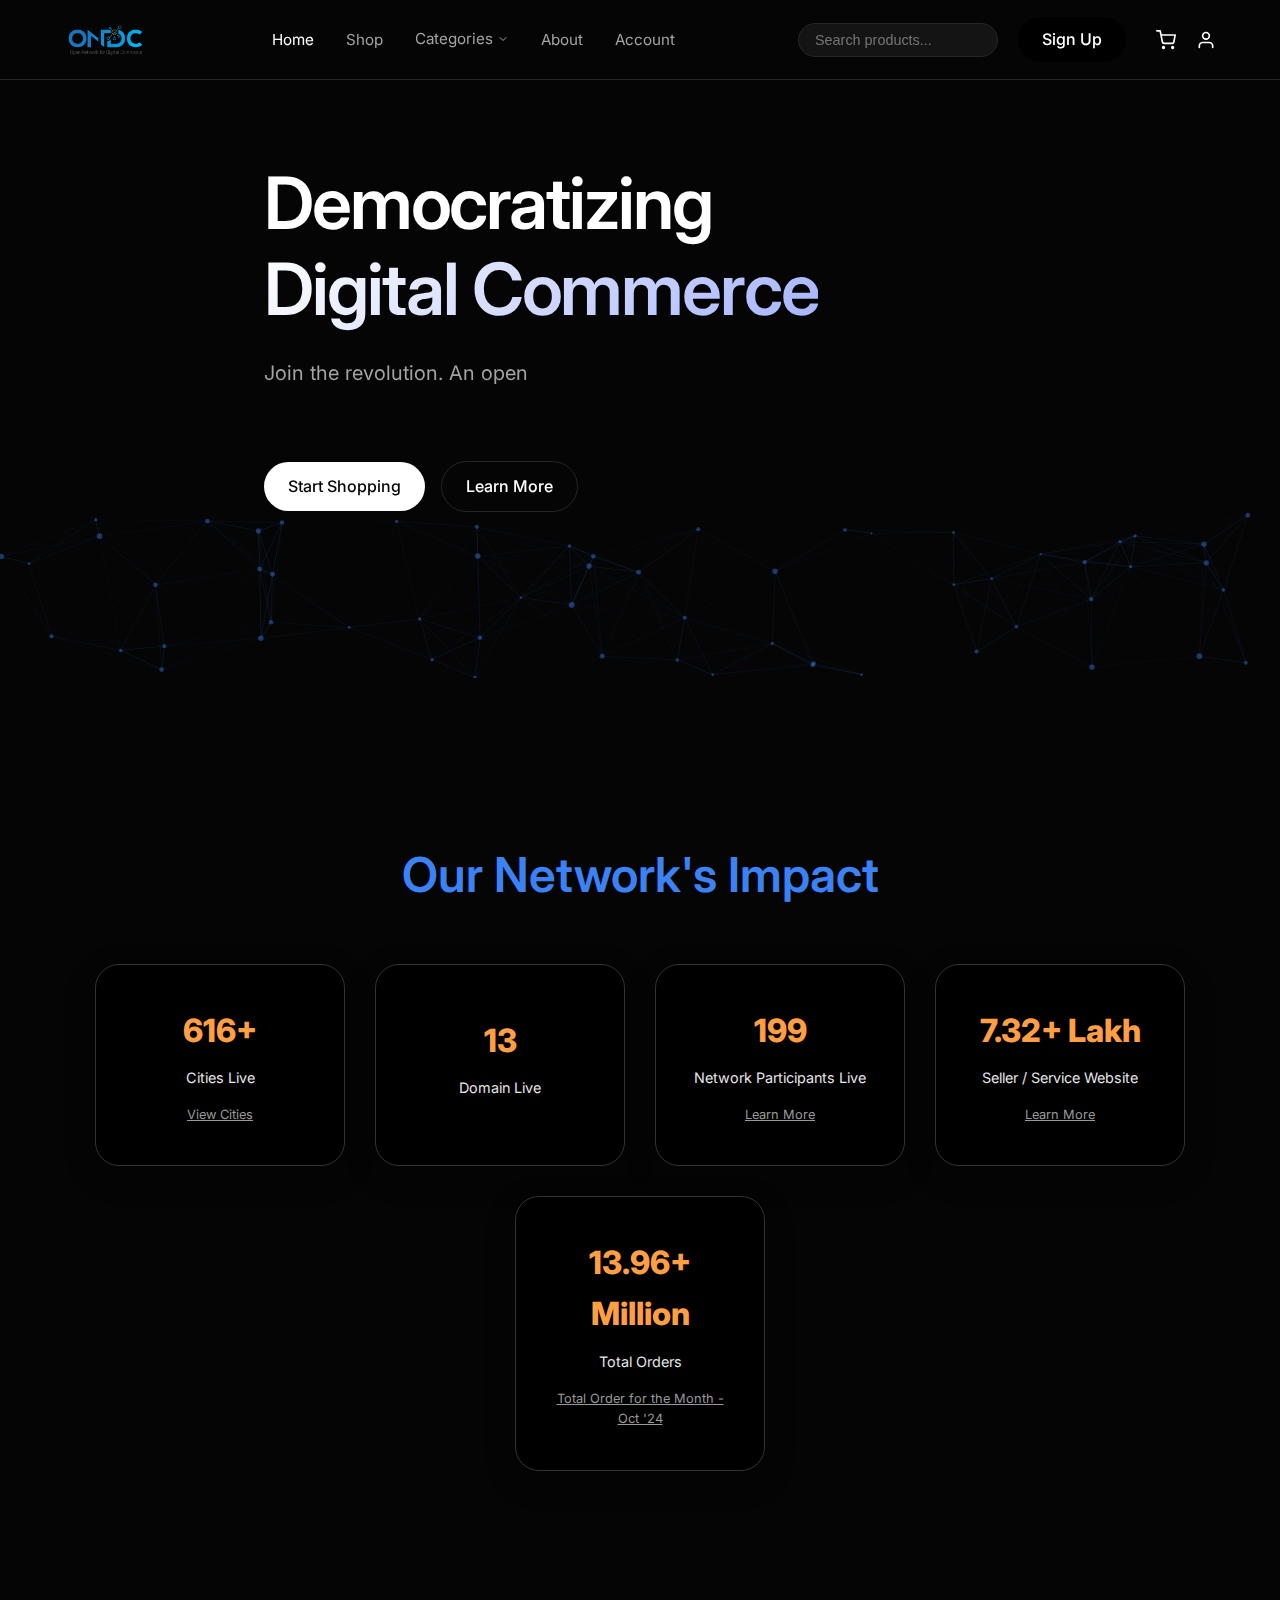
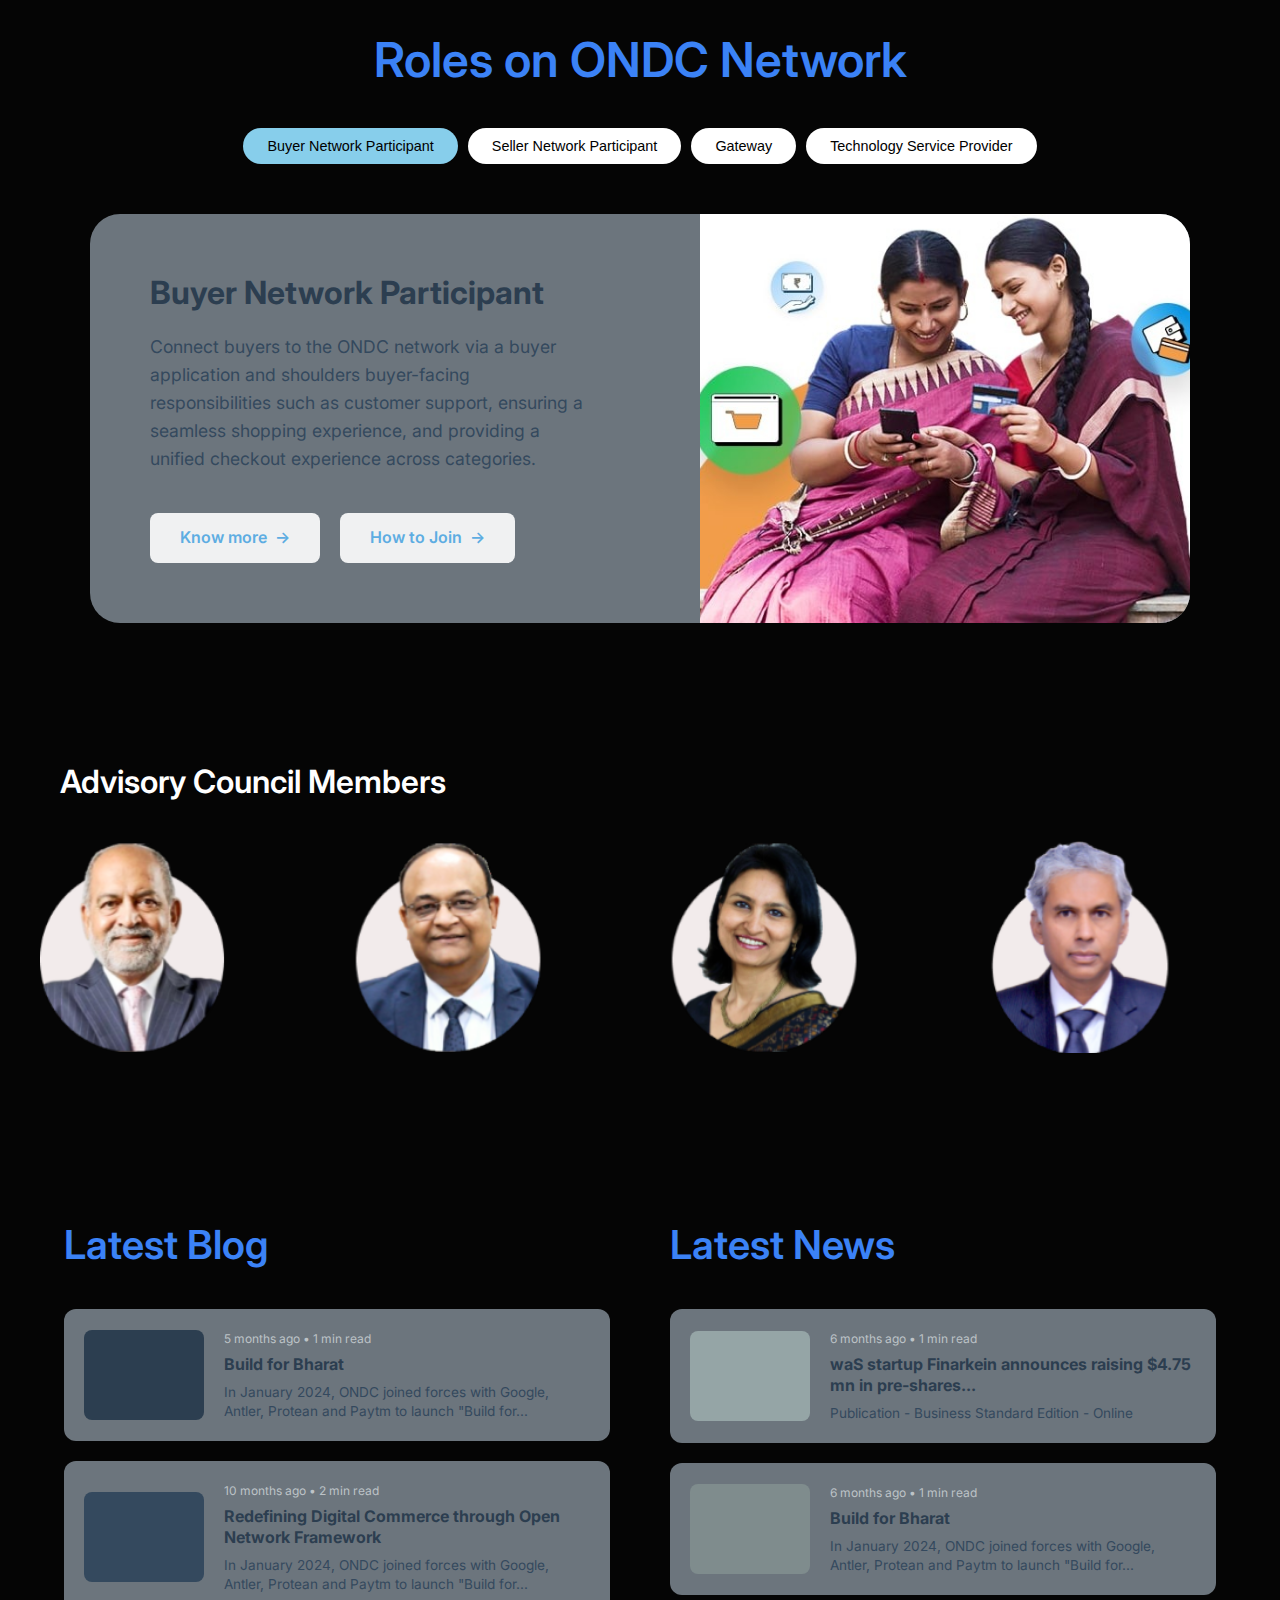
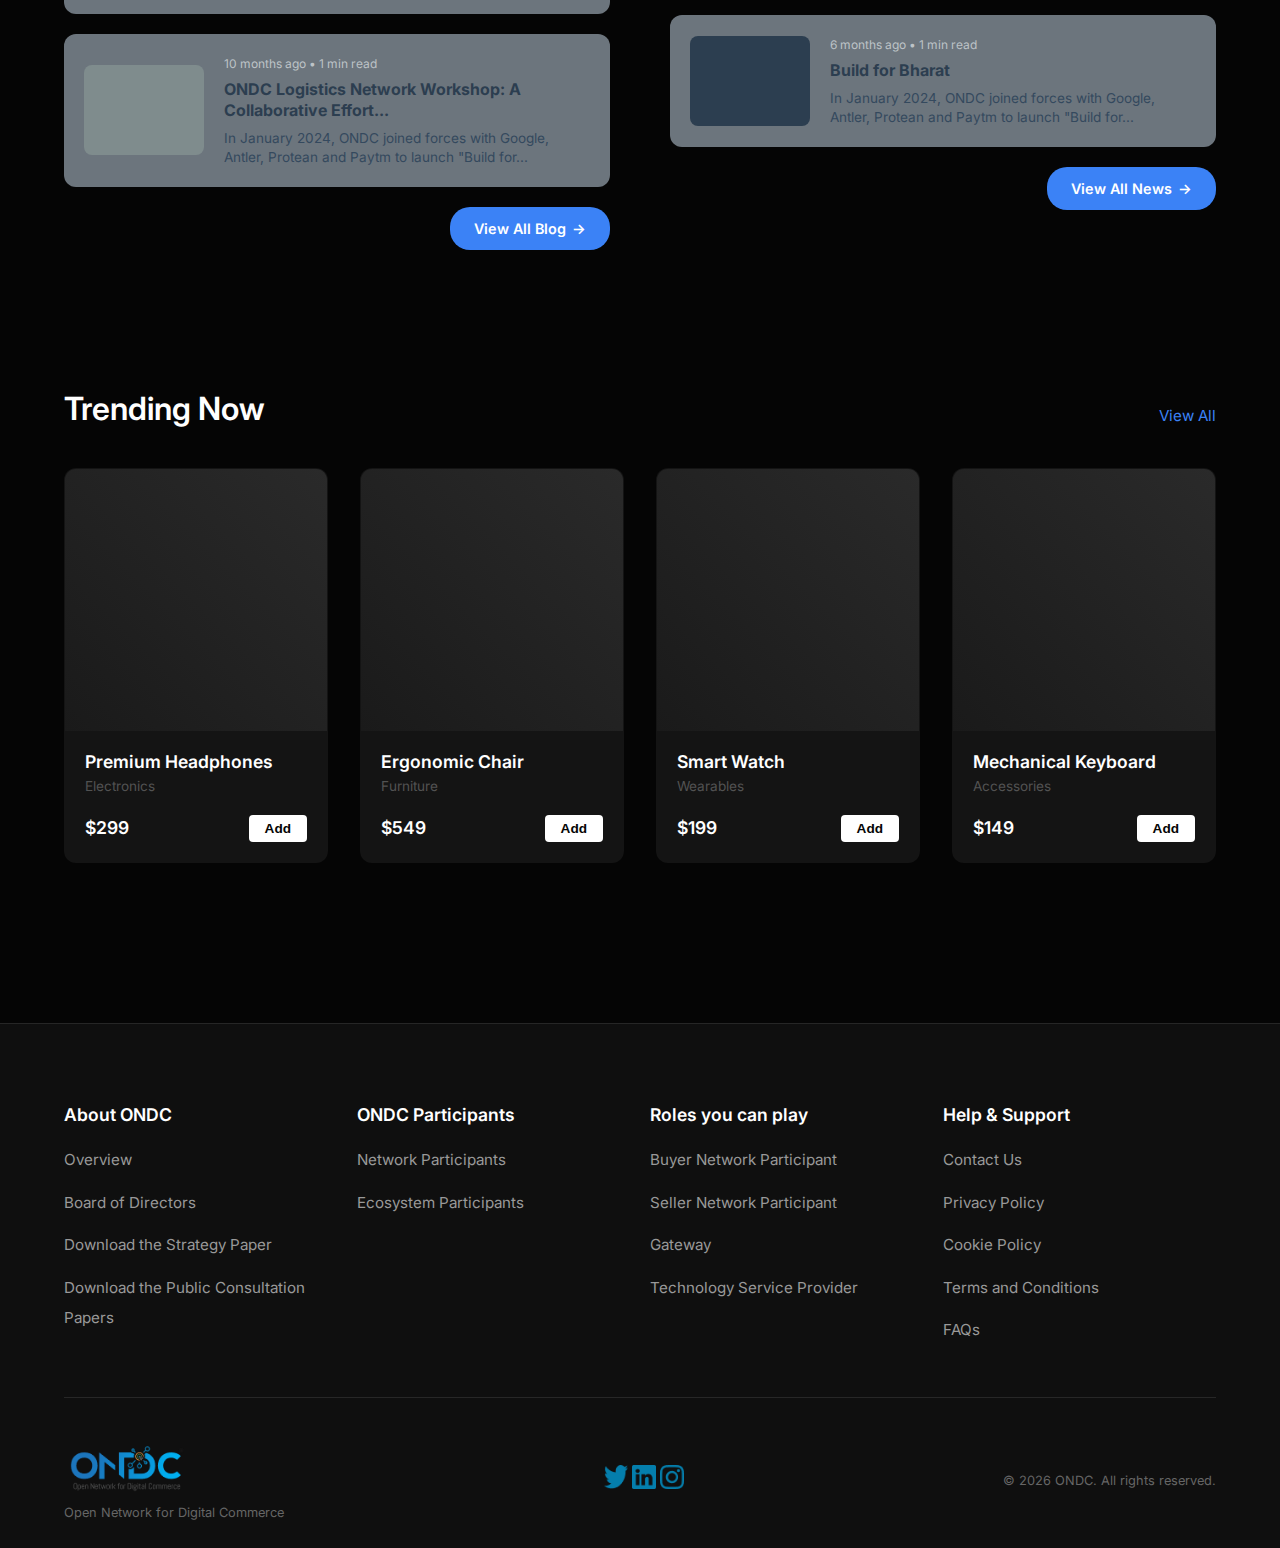
<file: ONDC/index.html>
<!DOCTYPE html>
<html lang="en">

<head>
    <meta charset="UTF-8">
    <meta name="viewport" content="width=device-width, initial-scale=1.0">
    <title>ONDC Network - Future of Digital Commerce</title>
    <link rel="stylesheet" href="styles.css">
    <link rel="preconnect" href="https://fonts.googleapis.com">
    <link rel="preconnect" href="https://fonts.gstatic.com" crossorigin>
    <link href="https://fonts.googleapis.com/css2?family=Inter:wght@300;400;500;600;700&display=swap" rel="stylesheet">
    <meta name="description" content="Experience the next generation of digital commerce with ONDC.">
</head>

<body class="blue-theme">
    <header class="site-header">
        <div class="container header-container">
            <div class="logo">
                <a href="#"><img src="logo.png" alt="ONDC Logo" style="height: 40px; vertical-align: middle;"></a>
            </div>
            <nav class="main-nav">
                <ul>
                    <li><a href="#" class="active">Home</a></li>
                    <li><a href="#">Shop</a></li>
                    <li class="dropdown-item">
                        <a href="#" class="dropdown-trigger">Categories <svg class="chevron"
                                xmlns="http://www.w3.org/2000/svg" width="12" height="12" viewBox="0 0 24 24"
                                fill="none" stroke="currentColor" stroke-width="2" stroke-linecap="round"
                                stroke-linejoin="round">
                                <path d="m6 9 6 6 6-6" />
                            </svg></a>
                        <ul class="dropdown-menu">
                            <li><a href="how-to-shop.html">How to Shop</a></li>
                            <li><a href="#">What to Buy</a></li>
                            <li><a href="#">Learn about ONDC</a></li>
                            <li><a href="#">Roles you can play</a></li>
                            <li><a href="#">How to join</a></li>
                            <li><a href="#">Resources</a></li>
                            <li><a href="#">Open Data</a></li>
                            <li><a href="#">Blog</a></li>
                            <li><a href="#">News</a></li>
                            <li><a href="#">FAQs</a></li>
                            <li><a href="#">RFQs/RFPs</a></li>
                            <li><a href="#">Contact Us</a></li>
                        </ul>
                    </li>
                    <li><a href="#">About</a></li>
                    <li><a href="#">Account</a></li>
                </ul>
            </nav>
            <div class="header-actions">
                <div class="search-bar">
                    <input type="text" placeholder="Search products...">
                </div>
                <a href="#" class="btn-hover-gradient" style="text-decoration: none; margin-right: 10px;"><span>Sign
                        Up</span></a>
                <button class="icon-btn" aria-label="Cart">
                    <svg xmlns="http://www.w3.org/2000/svg" width="20" height="20" viewBox="0 0 24 24" fill="none"
                        stroke="currentColor" stroke-width="2" stroke-linecap="round" stroke-linejoin="round">
                        <circle cx="9" cy="21" r="1"></circle>
                        <circle cx="20" cy="21" r="1"></circle>
                        <path d="M1 1h4l2.68 13.39a2 2 0 0 0 2 1.61h9.72a2 2 0 0 0 2-1.61L23 6H6"></path>
                    </svg>
                </button>
                <button class="icon-btn" aria-label="Profile">
                    <svg xmlns="http://www.w3.org/2000/svg" width="20" height="20" viewBox="0 0 24 24" fill="none"
                        stroke="currentColor" stroke-width="2" stroke-linecap="round" stroke-linejoin="round">
                        <path d="M20 21v-2a4 4 0 0 0-4-4H8a4 4 0 0 0-4 4v2"></path>
                        <circle cx="12" cy="7" r="4"></circle>
                    </svg>
                </button>
            </div>
        </div>
    </header>

    <main>
        <section class="hero-section">
            <div class="container hero-content">
                <h1>Democratizing <br><span class="gradient-text">Digital Commerce</span></h1>
                <p class="text-generate-effect">Join the revolution. An open network for all protocols, enabling local
                    retailers to compete with big tech.</p>
                <div class="hero-buttons">
                    <a href="#" class="btn btn-primary">Start Shopping</a>
                    <a href="#" class="btn btn-secondary">Learn More</a>
                </div>
            </div>
            <div class="hero-background">
                <canvas id="hero-canvas"></canvas>
            </div>
        </section>

        <!-- Impact Section -->
        <section class="impact-section">
            <div class="container">
                <h2 class="impact-title">Our Network's Impact</h2>
                <div class="stats-grid">
                    <div class="stat-card">
                        <div class="stat-number">616+</div>
                        <div class="stat-label">Cities Live</div>
                        <div class="stat-sub">View Cities</div>
                    </div>
                    <div class="stat-card">
                        <div class="stat-number">13</div>
                        <div class="stat-label">Domain Live</div>
                    </div>
                    <div class="stat-card">
                        <div class="stat-number">199</div>
                        <div class="stat-label">Network Participants Live</div>
                        <div class="stat-sub">Learn More</div>
                    </div>
                    <div class="stat-card">
                        <div class="stat-number">7.32+ Lakh</div>
                        <div class="stat-label">Seller / Service Website</div>
                        <div class="stat-sub">Learn More</div>
                    </div>
                    <div class="stat-card">
                        <div class="stat-number">13.96+ Million</div>
                        <div class="stat-label">Total Orders</div>
                        <div class="stat-sub">Total Order for the Month - Oct '24</div>
                    </div>
                </div>
            </div>
            <div class="impact-bg"></div>
        </section>

        <!-- Roles Section -->
        <section class="roles-section">
            <div class="container">
                <h2 class="roles-title">Roles on ONDC Network</h2>
                <div class="roles-nav">
                    <button class="role-tab active">Buyer Network Participant</button>
                    <button class="role-tab">Seller Network Participant</button>
                    <button class="role-tab">Gateway</button>
                    <button class="role-tab">Technology Service Provider</button>
                </div>
                <div class="roles-card">
                    <div class="roles-content">
                        <h3>Buyer Network Participant</h3>
                        <p>Connect buyers to the ONDC network via a buyer application and shoulders buyer-facing
                            responsibilities such as customer support, ensuring a seamless shopping experience, and
                            providing a unified checkout experience across categories.</p>
                        <div class="roles-buttons">
                            <a href="#" class="btn-role">Know more <span>&rarr;</span></a>
                            <a href="#" class="btn-role">How to Join <span>&rarr;</span></a>
                        </div>
                    </div>
                    <div class="roles-image">
                        <img src="roles-asset.jpg" alt="Buyer Network Participant">
                    </div>
                </div>
            </div>
        </section>

        <!-- Advisory Council Members Section -->
        <section class="members-section">
            <h2 class="members-title">Advisory Council Members</h2>
            <div class="members-container">
                <img src="members-asset.png" alt="Advisory Council Members" class="members-img">
            </div>
        </section>

        <!-- Blog and News Section -->
        <section class="updates-section">
            <div class="container">
                <div class="updates-grid">
                    <!-- Blog Column -->
                    <div class="updates-col">
                        <h2 class="section-title-blue">Latest Blog</h2>

                        <div class="update-card">
                            <div class="update-img" style="background-color: #2c3e50;"></div>
                            <div class="update-content">
                                <div class="update-meta">5 months ago • 1 min read</div>
                                <h4>Build for Bharat</h4>
                                <p>In January 2024, ONDC joined forces with Google, Antler, Protean and Paytm to launch
                                    "Build for...</p>
                            </div>
                        </div>

                        <div class="update-card">
                            <div class="update-img" style="background-color: #34495e;"></div>
                            <div class="update-content">
                                <div class="update-meta">10 months ago • 2 min read</div>
                                <h4>Redefining Digital Commerce through Open Network Framework</h4>
                                <p>In January 2024, ONDC joined forces with Google, Antler, Protean and Paytm to launch
                                    "Build for...</p>
                            </div>
                        </div>

                        <div class="update-card">
                            <div class="update-img" style="background-color: #7f8c8d;"></div>
                            <div class="update-content">
                                <div class="update-meta">10 months ago • 1 min read</div>
                                <h4>ONDC Logistics Network Workshop: A Collaborative Effort...</h4>
                                <p>In January 2024, ONDC joined forces with Google, Antler, Protean and Paytm to launch
                                    "Build for...</p>
                            </div>
                        </div>

                        <div class="view-all-container">
                            <a href="#" class="btn-view-all">View All Blog <span>&rarr;</span></a>
                        </div>
                    </div>

                    <!-- News Column -->
                    <div class="updates-col">
                        <h2 class="section-title-blue">Latest News</h2>

                        <div class="update-card">
                            <div class="update-img" style="background-color: #95a5a6;"></div>
                            <div class="update-content">
                                <div class="update-meta">6 months ago • 1 min read</div>
                                <h4>waS startup Finarkein announces raising $4.75 mn in pre-shares...</h4>
                                <p>Publication - Business Standard Edition - Online</p>
                            </div>
                        </div>

                        <div class="update-card">
                            <div class="update-img" style="background-color: #7f8c8d;"></div>
                            <div class="update-content">
                                <div class="update-meta">6 months ago • 1 min read</div>
                                <h4>Build for Bharat</h4>
                                <p>In January 2024, ONDC joined forces with Google, Antler, Protean and Paytm to launch
                                    "Build for...</p>
                            </div>
                        </div>

                        <div class="update-card">
                            <div class="update-img" style="background-color: #2c3e50;"></div>
                            <div class="update-content">
                                <div class="update-meta">6 months ago • 1 min read</div>
                                <h4>Build for Bharat</h4>
                                <p>In January 2024, ONDC joined forces with Google, Antler, Protean and Paytm to launch
                                    "Build for...</p>
                            </div>
                        </div>

                        <div class="view-all-container">
                            <a href="#" class="btn-view-all">View All News <span>&rarr;</span></a>
                        </div>
                    </div>
                </div>
            </div>
        </section>

        <section class="featured-section">
            <div class="container">
                <div class="section-header">
                    <h2>Trending Now</h2>
                    <a href="#" class="view-all">View All</a>
                </div>
                <div class="product-grid">
                    <!-- Placeholder Product 1 -->
                    <article class="product-card">
                        <div class="card-image">
                            <div class="placeholder-img" style="background: linear-gradient(45deg, #1a1a1a, #2a2a2a);">
                            </div>
                        </div>
                        <div class="card-content">
                            <h3>Premium Headphones</h3>
                            <p class="category">Electronics</p>
                            <div class="card-footer">
                                <span class="price">$299</span>
                                <button class="add-to-cart">Add</button>
                            </div>
                        </div>
                    </article>
                    <!-- Placeholder Product 2 -->
                    <article class="product-card">
                        <div class="card-image">
                            <div class="placeholder-img" style="background: linear-gradient(45deg, #1a1a1a, #2a2a2a);">
                            </div>
                        </div>
                        <div class="card-content">
                            <h3>Ergonomic Chair</h3>
                            <p class="category">Furniture</p>
                            <div class="card-footer">
                                <span class="price">$549</span>
                                <button class="add-to-cart">Add</button>
                            </div>
                        </div>
                    </article>
                    <!-- Placeholder Product 3 -->
                    <article class="product-card">
                        <div class="card-image">
                            <div class="placeholder-img" style="background: linear-gradient(45deg, #1a1a1a, #2a2a2a);">
                            </div>
                        </div>
                        <div class="card-content">
                            <h3>Smart Watch</h3>
                            <p class="category">Wearables</p>
                            <div class="card-footer">
                                <span class="price">$199</span>
                                <button class="add-to-cart">Add</button>
                            </div>
                        </div>
                    </article>
                    <!-- Placeholder Product 4 -->
                    <article class="product-card">
                        <div class="card-image">
                            <div class="placeholder-img" style="background: linear-gradient(45deg, #1a1a1a, #2a2a2a);">
                            </div>
                        </div>
                        <div class="card-content">
                            <h3>Mechanical Keyboard</h3>
                            <p class="category">Accessories</p>
                            <div class="card-footer">
                                <span class="price">$149</span>
                                <button class="add-to-cart">Add</button>
                            </div>
                        </div>
                    </article>
                </div>
            </div>
        </section>
    </main>

    <footer class="site-footer">
        <div class="container">
            <!-- Footer Links Grid -->
            <div class="footer-links-grid">
                <div class="footer-col">
                    <h4>About ONDC</h4>
                    <ul>
                        <li><a href="#">Overview</a></li>
                        <li><a href="#">Board of Directors</a></li>
                        <li><a href="#">Download the Strategy Paper</a></li>
                        <li><a href="#">Download the Public Consultation Papers</a></li>
                    </ul>
                </div>
                <div class="footer-col">
                    <h4>ONDC Participants</h4>
                    <ul>
                        <li><a href="#">Network Participants</a></li>
                        <li><a href="#">Ecosystem Participants</a></li>
                    </ul>
                </div>
                <div class="footer-col">
                    <h4>Roles you can play</h4>
                    <ul>
                        <li><a href="#">Buyer Network Participant</a></li>
                        <li><a href="#">Seller Network Participant</a></li>
                        <li><a href="#">Gateway</a></li>
                        <li><a href="#">Technology Service Provider</a></li>
                    </ul>
                </div>
                <div class="footer-col">
                    <h4>Help & Support</h4>
                    <ul>
                        <li><a href="#">Contact Us</a></li>
                        <li><a href="#">Privacy Policy</a></li>
                        <li><a href="#">Cookie Policy</a></li>
                        <li><a href="#">Terms and Conditions</a></li>
                        <li><a href="#">FAQs</a></li>
                    </ul>
                </div>
            </div>

            <!-- Footer Bottom Branding -->
            <div class="footer-bottom-bar">
                <div class="footer-logo">
                    <img src="logo.png" alt="ONDC Logo" style="height: 60px;">
                    <p>Open Network for Digital Commerce</p>
                </div>

                <div class="social-links">
                    <a href="#"><img src="social%20media/Twitter.png" alt="Twitter"></a>
                    <a href="#"><img src="social%20media/Linkedin.png" alt="LinkedIn"></a>
                    <a href="#"><img src="social%20media/Instagram.png" alt="Instagram"></a>
                </div>

                <p class="copyright">&copy; 2026 ONDC. All rights reserved.</p>
            </div>
        </div>
    </footer>
    <div id="signup-modal" class="modal">
        <div class="modal-content">
            <span class="close-btn">&times;</span>
            <h2 class="modal-title">Register Your Details</h2>
            <p class="modal-subtitle">Please provide following details to help the right ONDC participants to contact
                you</p>
            <form class="signup-form">
                <div class="input-group">
                    <input type="text" placeholder="Username" required>
                </div>
                <div class="input-group">
                    <input type="email" placeholder="Email" required>
                </div>
                <div class="input-group">
                    <input type="password" placeholder="Password" required>
                </div>
                <button type="submit" class="btn-hover-gradient"
                    style="width: 100%; border: none; cursor: pointer;"><span>Register</span></button>
            </form>
        </div>
    </div>
    <script src="script.js"></script>
</body>

</html>
</file>
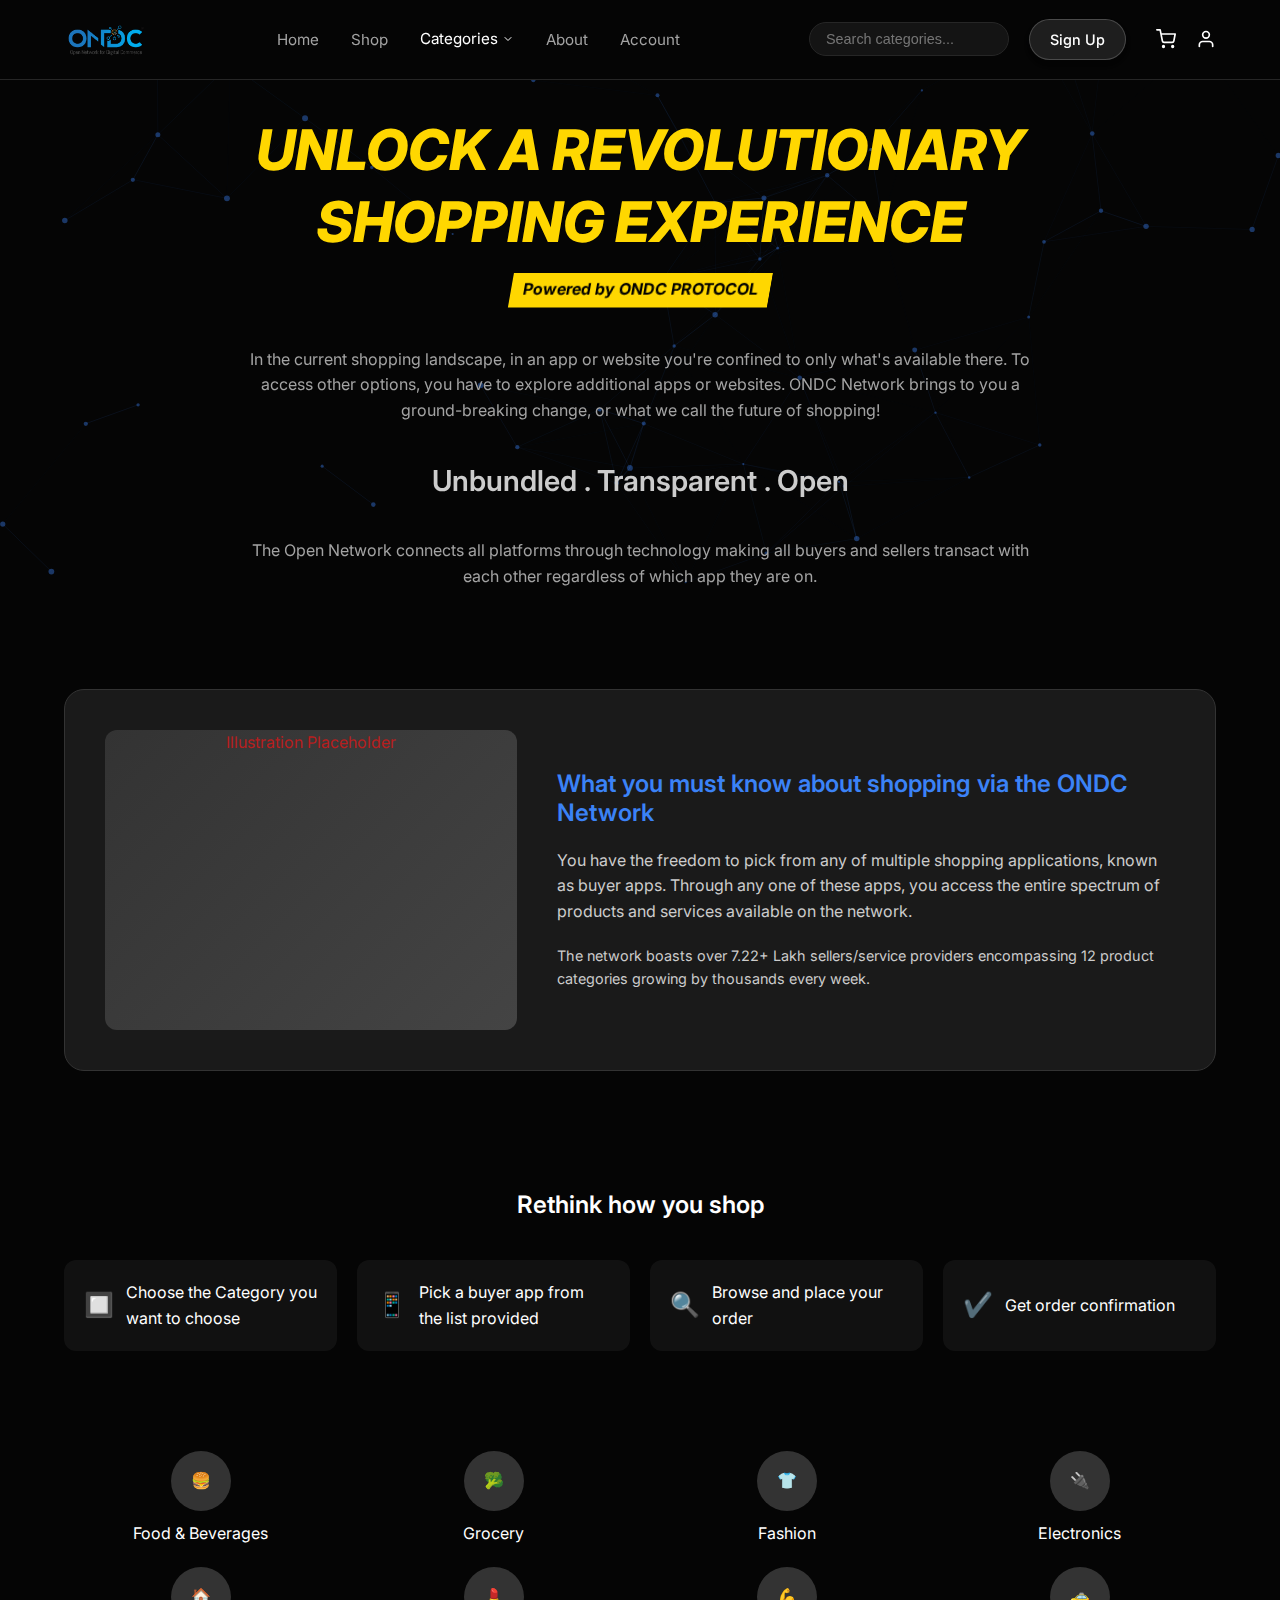
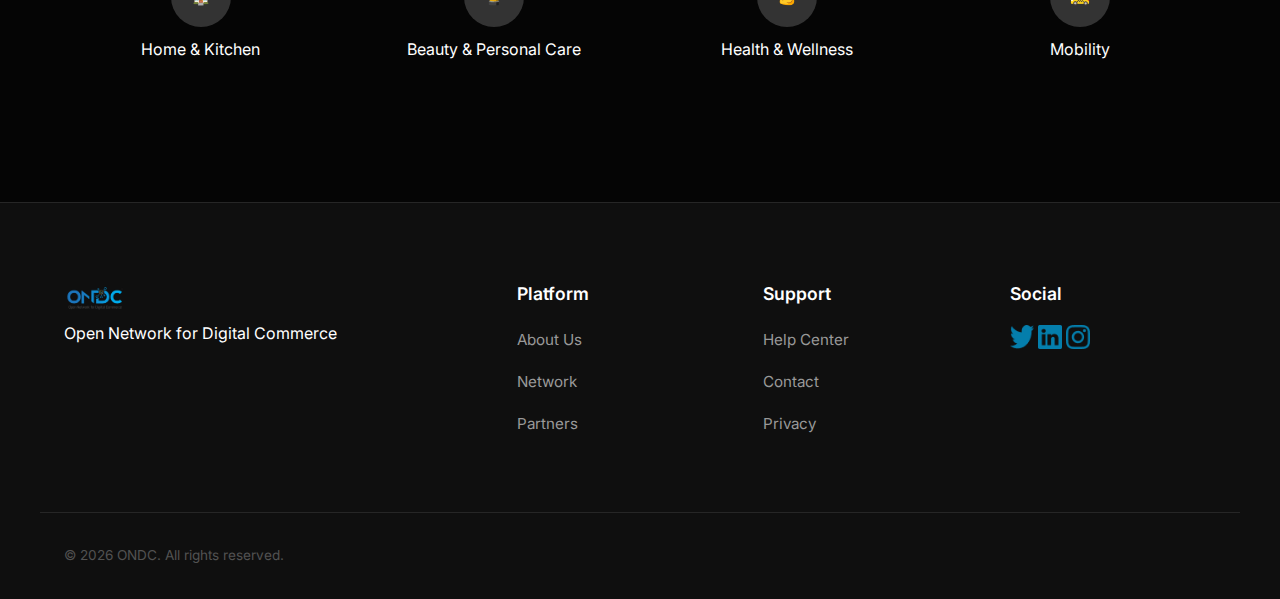
<file: ONDC/how-to-shop.html>
<!DOCTYPE html>
<html lang="en">

<head>
    <meta charset="UTF-8">
    <meta name="viewport" content="width=device-width, initial-scale=1.0">
    <title>How to Shop - ONDC Network</title>
    <link rel="stylesheet" href="styles.css">
    <link rel="preconnect" href="https://fonts.googleapis.com">
    <link rel="preconnect" href="https://fonts.gstatic.com" crossorigin>
    <link href="https://fonts.googleapis.com/css2?family=Inter:wght@300;400;500;600;700&display=swap" rel="stylesheet">
    <style>
        /* specific inline overrides or page specific styles can go here or in css file */
        .page-hero {
            text-align: center;
            padding-top: 120px;
            position: relative;
        }

        .hero-title-large {
            font-size: 3.5rem;
            font-weight: 800;
            color: #FFD700;
            /* Yellow */
            line-height: 1.1;
            text-transform: uppercase;
            font-style: italic;
            margin-bottom: 10px;
        }

        .badge {
            background-color: #FFD700;
            color: #000;
            padding: 4px 12px;
            font-weight: 700;
            display: inline-block;
            transform: skew(-10deg);
        }

        .intro-text {
            max-width: 800px;
            margin: 40px auto;
            text-align: center;
            color: var(--text-secondary);
        }

        .highlight-blue {
            color: var(--accent-primary);
        }

        .info-card-section {
            padding: 60px 0;
        }

        .info-card {
            background: #1a1a1a;
            border-radius: 20px;
            padding: 40px;
            display: flex;
            align-items: center;
            gap: 40px;
            border: 1px solid #333;
        }

        .info-image {
            flex: 1;
            /* Placeholder for the illustration in the image */
            min-height: 300px;
            background: linear-gradient(135deg, #333, #444);
            border-radius: 12px;
        }

        .info-content {
            flex: 1.5;
        }

        .info-content h3 {
            color: var(--accent-primary);
            margin-bottom: 20px;
            font-size: 1.5rem;
        }

        .steps-section {
            padding: 60px 0;
            text-align: center;
        }

        .steps-grid,
        .categories-grid {
            display: grid;
            grid-template-columns: repeat(4, 1fr);
            gap: 20px;
            margin-top: 40px;
        }

        .step-item {
            background: rgba(255, 255, 255, 0.05);
            padding: 20px;
            border-radius: 12px;
            text-align: left;
            display: flex;
            align-items: center;
            gap: 12px;
        }

        .cat-item {
            text-align: center;
        }

        .cat-icon {
            width: 60px;
            height: 60px;
            background: #333;
            border-radius: 50%;
            margin: 0 auto 10px;
            display: flex;
            align-items: center;
            justify-content: center;
        }
    </style>
</head>

<body class="blue-theme">
    <header class="site-header">
        <div class="container header-container">
            <div class="logo">
                <a href="index.html"><img src="logo.png" alt="ONDC Logo"
                        style="height: 40px; vertical-align: middle;"></a>
            </div>
            <nav class="main-nav">
                <ul>
                    <li><a href="index.html">Home</a></li>
                    <li><a href="#">Shop</a></li>
                    <li class="dropdown-item">
                        <a href="#" class="dropdown-trigger active">Categories <svg class="chevron"
                                xmlns="http://www.w3.org/2000/svg" width="12" height="12" viewBox="0 0 24 24"
                                fill="none" stroke="currentColor" stroke-width="2" stroke-linecap="round"
                                stroke-linejoin="round">
                                <path d="m6 9 6 6 6-6" />
                            </svg></a>
                        <ul class="dropdown-menu">
                            <li><a href="how-to-shop.html">How to Shop</a></li>
                            <li><a href="#">What to Buy</a></li>
                            <li><a href="#">Learn about ONDC</a></li>
                            <li><a href="#">Roles you can play</a></li>
                            <li><a href="#">How to join</a></li>
                            <li><a href="#">Resources</a></li>
                            <li><a href="#">Open Data</a></li>
                            <li><a href="#">Blog</a></li>
                            <li><a href="#">News</a></li>
                            <li><a href="#">FAQs</a></li>
                            <li><a href="#">RFQs/RFPs</a></li>
                            <li><a href="#">Contact Us</a></li>
                        </ul>
                    </li>
                    <li><a href="#">About</a></li>
                    <li><a href="#">Account</a></li>
                </ul>
            </nav>
            <div class="header-actions">
                <div class="search-bar">
                    <input type="text" placeholder="Search categories...">
                </div>
                <a href="#" class="btn-glass" style="text-decoration: none; margin-right: 10px;">Sign Up</a>
                <button class="icon-btn" aria-label="Cart">
                    <svg xmlns="http://www.w3.org/2000/svg" width="20" height="20" viewBox="0 0 24 24" fill="none"
                        stroke="currentColor" stroke-width="2" stroke-linecap="round" stroke-linejoin="round">
                        <circle cx="9" cy="21" r="1"></circle>
                        <circle cx="20" cy="21" r="1"></circle>
                        <path d="M1 1h4l2.68 13.39a2 2 0 0 0 2 1.61h9.72a2 2 0 0 0 2-1.61L23 6H6"></path>
                    </svg>
                </button>
                <button class="icon-btn" aria-label="Profile">
                    <svg xmlns="http://www.w3.org/2000/svg" width="20" height="20" viewBox="0 0 24 24" fill="none"
                        stroke="currentColor" stroke-width="2" stroke-linecap="round" stroke-linejoin="round">
                        <path d="M20 21v-2a4 4 0 0 0-4-4H8a4 4 0 0 0-4 4v2"></path>
                        <circle cx="12" cy="7" r="4"></circle>
                    </svg>
                </button>
            </div>
        </div>
    </header>

    <main>
        <section class="page-hero">
            <div class="container" style="position: relative; z-index: 2;">
                <div class="hero-title-large">UNLOCK A REVOLUTIONARY</div>
                <div class="hero-title-large">SHOPPING EXPERIENCE</div>
                <div style="margin-top: 20px;">
                    <span class="badge">Powered by ONDC PROTOCOL</span>
                </div>

                <p class="intro-text">
                    In the current shopping landscape, in an app or website you're confined to only what's available
                    there. To access other options, you have to explore additional apps or websites. ONDC Network brings
                    to you a ground-breaking change, or what we call the future of shopping!
                </p>

                <h2 style="font-size: 1.8rem; margin: 40px 0; color: #ccc;">Unbundled . Transparent . Open</h2>
                <p class="intro-text">The Open Network connects all platforms through technology making all buyers and
                    sellers transact with each other regardless of which app they are on.</p>
            </div>
            <div class="hero-background"
                style="position: absolute; top: 0; left: 0; width: 100%; height: 100%; z-index: 1;">
                <canvas id="hero-canvas"></canvas>
            </div>
        </section>

        <section class="info-card-section">
            <div class="container">
                <div class="info-card">
                    <div class="info-image">
                        <!-- We would place an illustration here -->
                        <div
                            style="height: 100%; display: flex; align-items: center; justify-content: center; color: #b71e1e;">
                            Illustration Placeholder</div>
                    </div>
                    <div class="info-content">
                        <h3>What you must know about shopping via the ONDC Network</h3>
                        <p style="margin-bottom: 20px; color: #ccc;">You have the freedom to pick from any of multiple
                            shopping applications, known as buyer apps. Through any one of these apps, you access the
                            entire spectrum of products and services available on the network.</p>
                        <p style="color: #ccc; font-size: 0.9rem;">The network boasts over 7.22+ Lakh sellers/service
                            providers encompassing 12 product categories growing by thousands every week.</p>
                    </div>
                </div>
            </div>
        </section>

        <section class="steps-section">
            <div class="container">
                <h2>Rethink how you shop</h2>
                <div class="steps-grid">
                    <div class="step-item">
                        <div style="font-size: 24px;">🔲</div>
                        <div>Choose the Category you want to choose</div>
                    </div>
                    <div class="step-item">
                        <div style="font-size: 24px;">📱</div>
                        <div>Pick a buyer app from the list provided</div>
                    </div>
                    <div class="step-item">
                        <div style="font-size: 24px;">🔍</div>
                        <div>Browse and place your order</div>
                    </div>
                    <div class="step-item">
                        <div style="font-size: 24px;">✔️</div>
                        <div>Get order confirmation</div>
                    </div>
                </div>
            </div>
        </section>

        <section class="steps-section" style="padding-top: 0;">
            <div class="container">
                <div class="categories-grid">
                    <div class="cat-item">
                        <div class="cat-icon">🍔</div>Food & Beverages
                    </div>
                    <div class="cat-item">
                        <div class="cat-icon">🥦</div>Grocery
                    </div>
                    <div class="cat-item">
                        <div class="cat-icon">👕</div>Fashion
                    </div>
                    <div class="cat-item">
                        <div class="cat-icon">🔌</div>Electronics
                    </div>
                    <div class="cat-item">
                        <div class="cat-icon">🏠</div>Home & Kitchen
                    </div>
                    <div class="cat-item">
                        <div class="cat-icon">💄</div>Beauty & Personal Care
                    </div>
                    <div class="cat-item">
                        <div class="cat-icon">💪</div>Health & Wellness
                    </div>
                    <div class="cat-item">
                        <div class="cat-icon">🚕</div>Mobility
                    </div>
                </div>
            </div>
        </section>

    </main>

    <footer class="site-footer">
        <div class="container footer-content">
            <div class="footer-col">
                <div class="logo"><img src="logo.png" alt="ONDC Logo" style="height: 30px;"></div>
                <p>Open Network for Digital Commerce</p>
            </div>
            <div class="footer-col">
                <h4>Platform</h4>
                <ul>
                    <li><a href="#">About Us</a></li>
                    <li><a href="#">Network</a></li>
                    <li><a href="#">Partners</a></li>
                </ul>
            </div>
            <div class="footer-col">
                <h4>Support</h4>
                <ul>
                    <li><a href="#">Help Center</a></li>
                    <li><a href="#">Contact</a></li>
                    <li><a href="#">Privacy</a></li>
                </ul>
            </div>
            <div class="footer-col">
                <h4>Social</h4>
                <div class="social-links">
                    <a href="#"><img src="social%20media/Twitter.png" alt="Twitter"></a>
                    <a href="#"><img src="social%20media/Linkedin.png" alt="LinkedIn"></a>
                    <a href="#"><img src="social%20media/Instagram.png" alt="Instagram"></a>
                </div>
            </div>
        </div>
        <div class="container footer-bottom">
            <p>&copy; 2026 ONDC. All rights reserved.</p>
        </div>
    </footer>
    <script src="script.js"></script>
    <script>
        // Inline overrides if needed, already handled via class 'blue-theme' detection in script.js plan
    </script>
</body>

</html>
</file>
<file: ONDC/styles.css>
:root {
    --bg-primary: #050505;
    --bg-secondary: #0f0f0f;
    --bg-card: #141414;
    --bg-card-hover: #1a1a1a;

    --text-primary: #ffffff;
    --text-secondary: #a3a3a3;
    --text-muted: #525252;

    --accent-primary: #3b82f6;
    /* Blue for trust */
    --accent-glow: rgba(59, 130, 246, 0.5);

    --border-subtle: #262626;

    --font-heading: 'Inter', -apple-system, sans-serif;
    --font-body: 'Inter', -apple-system, sans-serif;

    --container-width: 1200px;
    --header-height: 80px;
    --radius-md: 12px;
    --radius-lg: 24px;
}

* {
    margin: 0;
    padding: 0;
    box-sizing: border-box;
}

body {
    background-color: var(--bg-primary);
    color: var(--text-primary);
    font-family: var(--font-body);
    line-height: 1.6;
    -webkit-font-smoothing: antialiased;
}

.container {
    max-width: var(--container-width);
    margin: 0 auto;
    padding: 0 24px;
}

a {
    text-decoration: none;
    color: inherit;
    transition: color 0.2s ease;
}

ul {
    list-style: none;
}

/* Typography */
h1,
h2,
h3,
h4 {
    font-family: var(--font-heading);
    font-weight: 600;
    line-height: 1.2;
}

.gradient-text {
    background: linear-gradient(135deg, #fff 0%, #a5b4fc 100%);
    -webkit-background-clip: text;
    -webkit-text-fill-color: transparent;
}

.highlight {
    color: var(--accent-primary);
}

/* Buttons */
.btn {
    display: inline-flex;
    align-items: center;
    justify-content: center;
    padding: 12px 24px;
    border-radius: 50px;
    font-weight: 500;
    font-size: 1rem;
    cursor: pointer;
    transition: all 0.3s ease;
}

.btn-primary {
    background-color: var(--text-primary);
    color: var(--bg-primary);
}

.btn-primary:hover {
    background-color: #e5e5e5;
    transform: translateY(-2px);
}

.btn-secondary {
    background-color: transparent;
    color: var(--text-primary);
    border: 1px solid var(--border-subtle);
    margin-left: 12px;
}

.btn-secondary:hover {
    border-color: var(--text-primary);
    background-color: rgba(255, 255, 255, 0.05);
}

/* Header */
.site-header {
    height: var(--header-height);
    background-color: rgba(5, 5, 5, 0.8);
    backdrop-filter: blur(12px);
    position: fixed;
    top: 0;
    left: 0;
    width: 100%;
    z-index: 100;
    border-bottom: 1px solid var(--border-subtle);
}

.header-container {
    height: 100%;
    display: flex;
    align-items: center;
    justify-content: space-between;
}

.logo a {
    font-size: 1.5rem;
    font-weight: 700;
    letter-spacing: -0.02em;
}

.main-nav ul {
    display: flex;
    gap: 32px;
}

.main-nav a {
    color: var(--text-secondary);
    font-size: 0.95rem;
}

.main-nav a.active,
.main-nav a:hover {
    color: var(--text-primary);
}

.header-actions {
    display: flex;
    align-items: center;
    gap: 20px;
}

.search-bar input {
    background-color: var(--bg-card);
    border: 1px solid var(--border-subtle);
    color: var(--text-primary);
    padding: 8px 16px;
    border-radius: 20px;
    outline: none;
    font-size: 0.9rem;
    width: 200px;
    transition: border-color 0.2s;
}

.search-bar input:focus {
    border-color: var(--text-muted);
}

.icon-btn {
    background: none;
    border: none;
    color: var(--text-primary);
    cursor: pointer;
    display: flex;
    align-items: center;
    justify-content: center;
}

/* Hero Section */
.hero-section {
    padding-top: calc(var(--header-height) + 80px);
    padding-bottom: 80px;
    position: relative;
    overflow: hidden;
}

.hero-content {
    position: relative;
    z-index: 2;
    max-width: 800px;
}

.hero-content h1 {
    font-size: 4.5rem;
    margin-bottom: 24px;
    letter-spacing: -0.03em;
}

.hero-content p {
    font-size: 1.25rem;
    color: var(--text-secondary);
    margin-bottom: 40px;
    max-width: 600px;
}

/* Featured Section */
.featured-section {
    padding: 80px 0;
}

.section-header {
    display: flex;
    justify-content: space-between;
    align-items: end;
    margin-bottom: 40px;
}

.section-header h2 {
    font-size: 2rem;
}

.view-all {
    color: var(--accent-primary);
    font-size: 0.95rem;
}

.product-grid {
    display: grid;
    grid-template-columns: repeat(auto-fill, minmax(250px, 1fr));
    gap: 32px;
}

.product-card {
    background-color: var(--bg-card);
    border-radius: var(--radius-md);
    overflow: hidden;
    border: 1px solid transparent;
    transition: all 0.3s ease;
}

.product-card:hover {
    background-color: var(--bg-card-hover);
    border-color: var(--border-subtle);
    transform: translateY(-4px);
}

.card-image {
    aspect-ratio: 1;
    background-color: #222;
    position: relative;
}

.placeholder-img {
    width: 100%;
    height: 100%;
}

.card-content {
    padding: 20px;
}

.card-content h3 {
    font-size: 1.1rem;
    margin-bottom: 4px;
}

.card-content .category {
    font-size: 0.85rem;
    color: var(--text-muted);
    margin-bottom: 16px;
}

.card-footer {
    display: flex;
    justify-content: space-between;
    align-items: center;
}

.price {
    font-weight: 600;
    font-size: 1.1rem;
}

.add-to-cart {
    background-color: var(--text-primary);
    color: var(--bg-primary);
    border: none;
    padding: 6px 16px;
    border-radius: 4px;
    font-weight: 600;
    font-size: 0.85rem;
    cursor: pointer;
    transition: opacity 0.2s;
}

.add-to-cart:hover {
    opacity: 0.9;
}

/* Footer */
.site-footer {
    border-top: 1px solid var(--border-subtle);
    padding: 80px 0 32px;
    background-color: var(--bg-secondary);
    margin-top: 80px;
}

.footer-content {
    display: grid;
    grid-template-columns: 2fr 1fr 1fr 1fr;
    gap: 40px;
    margin-bottom: 60px;
}

.footer-col h4 {
    margin-bottom: 20px;
    font-size: 1rem;
}

.footer-col ul li {
    margin-bottom: 12px;
}

.footer-col a {
    color: var(--text-secondary);
    font-size: 0.9rem;
}

.footer-col a:hover {
    color: var(--text-primary);
}

.footer-bottom {
    display: flex;
    justify-content: space-between;
    color: var(--text-muted);
    font-size: 0.85rem;
    padding-top: 32px;
    border-top: 1px solid var(--border-subtle);
}

/* Responsive */
@media (max-width: 768px) {
    .header-container {
        padding: 0 16px;
    }

    .hero-content h1 {
        font-size: 3rem;
    }

    .search-bar,
    .main-nav {
        display: none;
    }

    .footer-content {
        grid-template-columns: 1fr;
        gap: 32px;
    }
}

/* Glass UI Button */
.btn-glass {
    background: rgba(255, 255, 255, 0.1);
    backdrop-filter: blur(10px);
    -webkit-backdrop-filter: blur(10px);
    border: 1px solid rgba(255, 255, 255, 0.2);
    color: var(--text-primary);
    padding: 8px 20px;
    border-radius: 50px;
    font-size: 0.9rem;
    font-weight: 500;
    transition: all 0.3s ease;
    box-shadow: 0 4px 6px rgba(0, 0, 0, 0.1);
}

.btn-glass:hover {
    background: rgba(255, 255, 255, 0.2);
    border-color: rgba(255, 255, 255, 0.4);
    transform: translateY(-2px);
    box-shadow: 0 6px 12px rgba(0, 0, 0, 0.2);
}

/* Dropdown Menu */
.dropdown-item {
    position: relative;
}

.dropdown-trigger {
    display: flex;
    align-items: center;
    gap: 4px;
}

.chevron {
    transition: transform 0.2s;
}

.dropdown-item:hover .chevron {
    transform: rotate(180deg);
}

.dropdown-menu {
    position: absolute;
    top: 100%;
    left: 0;
    background: rgba(15, 15, 15, 0.95);
    backdrop-filter: blur(12px);
    -webkit-backdrop-filter: blur(12px);
    border: 1px solid var(--border-subtle);
    border-radius: var(--radius-md);
    padding: 12px 0;
    min-width: 220px;
    display: flex;
    flex-direction: column;
    gap: 4px;
    opacity: 0;
    visibility: hidden;
    transform: translateY(10px);
    transition: all 0.3s cubic-bezier(0.16, 1, 0.3, 1);
    box-shadow: 0 10px 40px -10px rgba(0, 0, 0, 0.5);
    z-index: 1000;
}

.dropdown-item:hover .dropdown-menu {
    opacity: 1;
    visibility: visible;
    transform: translateY(0);
}

.dropdown-menu li a {
    display: block;
    padding: 8px 16px;
    color: var(--text-secondary);
    font-size: 0.9rem;
    transition: all 0.2s;
}

.dropdown-menu li a:hover {
    color: var(--accent-primary);
    background: rgba(255, 255, 255, 0.05);
}

/* Impact Section */
.impact-section {
    position: relative;
    padding: 80px 0;
    /* Removed background pattern as requested */
    background-color: transparent;
    text-align: center;
}

.impact-title {
    font-size: 3rem;
    color: var(--accent-primary);
    margin-bottom: 60px;
    position: relative;
    z-index: 2;
}

.stats-grid {
    display: flex;
    justify-content: center;
    gap: 30px;
    flex-wrap: wrap;
    position: relative;
    z-index: 2;
}

.stat-card {
    background-color: #000;
    border-radius: 24px;
    padding: 40px 30px;
    width: 250px;
    display: flex;
    flex-direction: column;
    justify-content: center;
    align-items: center;
    box-shadow: 0 10px 30px rgba(0, 0, 0, 0.3);
    border: 1px solid #333;
    transition: transform 0.3s ease;
}

.stat-card:hover {
    transform: translateY(-10px);
}

.stat-number {
    font-size: 2rem;
    font-weight: 800;
    color: #ff9f43;
    /* Orange accent */
    margin-bottom: 10px;
}

.stat-label {
    color: #fff;
    font-size: 0.9rem;
    margin-bottom: 16px;
    opacity: 0.9;
}

.stat-sub {
    color: #999;
    font-size: 0.8rem;
    text-decoration: underline;
    cursor: pointer;
}

/* Roles Section */
.roles-section {
    padding: 80px 0;
    text-align: center;
}

.roles-title {
    font-size: 3rem;
    color: var(--accent-primary);
    margin-bottom: 40px;
}

.roles-nav {
    display: flex;
    justify-content: center;
    gap: 10px;
    margin-bottom: 50px;
    flex-wrap: wrap;
}

.role-tab {
    padding: 10px 24px;
    background: #fff;
    color: #000;
    border-radius: 30px;
    font-size: 0.9rem;
    font-weight: 500;
    cursor: pointer;
    border: none;
    transition: all 0.3s ease;
}

.role-tab.active {
    background: #87CEEB;
    /* Light Sky Blue */
    color: #000;
}

.roles-card {
    background: #6c757d;
    /* Grey background as per image */
    border-radius: 30px;
    display: flex;
    overflow: hidden;
    max-width: 1100px;
    margin: 0 auto;
    text-align: left;
    position: relative;
}

.roles-content {
    flex: 1;
    padding: 60px;
    display: flex;
    flex-direction: column;
    justify-content: center;
}

.roles-card h3 {
    font-size: 2rem;
    color: #2c3e50;
    /* Dark text for contrast on grey */
    margin-bottom: 20px;
    font-weight: 700;
}

.roles-card p {
    color: #34495e;
    font-size: 1.1rem;
    line-height: 1.6;
    margin-bottom: 40px;
    max-width: 90%;
}

.roles-buttons {
    display: flex;
    gap: 20px;
}

.btn-role {
    padding: 12px 30px;
    background: rgba(255, 255, 255, 0.9);
    color: #5dade2;
    border-radius: 8px;
    text-decoration: none;
    font-weight: 600;
    display: inline-flex;
    align-items: center;
    gap: 8px;
    transition: transform 0.2s;
}

.btn-role:hover {
    transform: translateY(-2px);
}

.roles-image {
    flex: 1;
    position: relative;
}

.roles-image img {
    width: 100%;
    height: 100%;
    object-fit: cover;
}

/* Members Section */
.members-section {
    padding: 60px 0 100px;
    text-align: center;
}

.members-title {
    font-size: 2rem;
    color: #fff;
    margin-bottom: 40px;
    text-align: left;
    max-width: 1200px;
    margin-left: auto;
    margin-right: auto;
    padding-left: 20px;
}

.members-container {
    max-width: 1200px;
    margin: 0 auto;
}

.members-img {
    width: 100%;
    height: auto;
    border-radius: 20px;
}

/* Updates Section */
.updates-section {
    padding: 60px 0;
}

.updates-grid {
    display: grid;
    grid-template-columns: 1fr 1fr;
    gap: 60px;
}

.section-title-blue {
    font-size: 2.5rem;
    color: var(--accent-primary);
    margin-bottom: 40px;
}

.update-card {
    background: #6c757d;
    /* Grey background matching reference */
    border-radius: 12px;
    padding: 20px;
    display: flex;
    gap: 20px;
    margin-bottom: 20px;
    align-items: center;
    transition: transform 0.2s;
}

.update-card:hover {
    transform: translateY(-5px);
}

.update-img {
    width: 120px;
    height: 90px;
    border-radius: 8px;
    flex-shrink: 0;
    background-size: cover;
    background-position: center;
}

.update-content {
    flex: 1;
    text-align: left;
}

.update-meta {
    font-size: 0.75rem;
    color: #bdc3c7;
    margin-bottom: 6px;
}

.update-content h4 {
    font-size: 1rem;
    color: #2c3e50;
    margin-bottom: 8px;
    font-weight: 700;
    line-height: 1.3;
}

.update-content p {
    font-size: 0.85rem;
    color: #34495e;
    display: -webkit-box;
    -webkit-line-clamp: 2;
    -webkit-box-orient: vertical;
    overflow: hidden;
    line-height: 1.4;
}

.view-all-container {
    text-align: right;
    margin-top: 20px;
}

.btn-view-all {
    padding: 10px 24px;
    background: var(--accent-primary);
    color: #fff;
    border-radius: 20px;
    text-decoration: none;
    font-weight: 600;
    font-size: 0.9rem;
    display: inline-flex;
    align-items: center;
    gap: 6px;
    transition: background 0.3s;
}

.btn-view-all:hover {
    background: #2980b9;
}

@media (max-width: 768px) {
    .updates-grid {
        grid-template-columns: 1fr;
        gap: 40px;
    }
}

/* New Detailed Footer */
.footer-links-grid {
    display: grid;
    grid-template-columns: repeat(4, 1fr);
    gap: 20px;
    border-bottom: 1px solid rgba(255, 255, 255, 0.1);
    padding-bottom: 40px;
    margin-bottom: 40px;
}

.footer-col h4 {
    font-size: 1.1rem;
    margin-bottom: 20px;
    color: #fff;
    font-weight: 600;
}

.footer-col ul li a {
    color: #999;
    text-decoration: none;
    transition: color 0.3s;
    font-size: 0.95rem;
    line-height: 2;
}

.footer-col ul li a:hover {
    color: var(--accent-primary);
}

.footer-bottom-bar {
    display: flex;
    justify-content: space-between;
    align-items: center;
    flex-wrap: wrap;
    gap: 20px;
}

.footer-logo {
    display: flex;
    flex-direction: column;
    align-items: flex-start;
}

.footer-logo p {
    font-size: 0.8rem;
    color: #666;
    margin-top: 5px;
}

.copyright {
    color: #666;
    font-size: 0.8rem;
}

@media (max-width: 900px) {
    .footer-links-grid {
        grid-template-columns: repeat(2, 1fr);
    }
}

@media (max-width: 600px) {
    .footer-links-grid {
        grid-template-columns: 1fr;
    }

    .footer-bottom-bar {
        flex-direction: column;
        text-align: center;
    }

    .footer-logo {
        align-items: center;
    }
}

/* Improved Hover Border Gradient Button */
.btn-hover-gradient {
    position: relative;
    background: #000;
    /* Solid background for contrast */
    border-radius: 999px;
    padding: 10px 24px;
    color: #fff;
    text-decoration: none;
    display: inline-flex;
    justify-content: center;
    align-items: center;
    font-weight: 500;
    overflow: hidden;
    z-index: 1;
}

/* The spinning gradient layer */
.btn-hover-gradient::before {
    content: "";
    position: absolute;
    inset: -2px;
    /* Slight bleed for border width */
    z-index: -1;
    background: conic-gradient(from 90deg at 50% 50%, #0000 0%, #5dade2 50%, #0000 100%);
    animation: rotate 2s linear infinite;
    opacity: 0;
    transition: opacity 0.3s ease;
}

/* The inner mask to create the border effect */
.btn-hover-gradient::after {
    content: "";
    position: absolute;
    inset: 1px;
    /* Creates the 1px border */
    background: #000;
    /* Match body bg or button bg */
    border-radius: 999px;
    z-index: -1;
}

.btn-hover-gradient:hover::before {
    opacity: 1;
}

.btn-hover-gradient span {
    z-index: 2;
    /* Text above everything */
}

@keyframes rotate {
    from {
        transform: rotate(0deg);
    }

    to {
        transform: rotate(360deg);
    }
}

/* Social Icon Styling */
.social-links a img {
    width: 24px;
    height: 24px;
    opacity: 0.7;
    -webkit-transition: all 0.2s;
    transition: all 0.2s;
}

.social-links a:hover img {
    opacity: 1;
    -webkit-transform: scale(1.1);
    transform: scale(1.1);
}
/* Modal Styles */
.modal {
    display: none;
    position: fixed;
    z-index: 2000;
    left: 0;
    top: 0;
    width: 100%;
    height: 100%;
    background-color: rgba(0, 0, 0, 0.8);
    backdrop-filter: blur(5px);
    justify-content: center;
    align-items: center;
    opacity: 0;
    transition: opacity 0.3s ease;
}

.modal.show {
    display: flex;
    opacity: 1;
}

/* Modal Content */
.modal-content {
    background-color: #333;
    background: rgba(40, 40, 40, 0.95);
    padding: 60px 40px;
    border-radius: 20px;
    width: 90%;
    max-width: 500px;
    text-align: center;
    position: relative;
    box-shadow: 0 25px 50px -12px rgba(0, 0, 0, 0.5);
    transform: scale(0.9);
    transition: transform 0.3s cubic-bezier(0.175, 0.885, 0.32, 1.275);
    border: 1px solid #444;
}

.modal.show .modal-content {
    transform: scale(1);
}

/* Close Button */
.close-btn {
    position: absolute;
    top: 20px;
    right: 25px;
    color: #aaa;
    font-size: 28px;
    font-weight: bold;
    cursor: pointer;
    transition: color 0.2s;
}

.close-btn:hover {
    color: #fff;
}

/* Text Styles */
.modal-title {
    font-size: 2rem;
    color: #fff;
    margin-bottom: 20px;
    font-weight: 700;
}

.modal-subtitle {
    color: #5dade2;
    font-size: 0.95rem;
    margin-bottom: 40px;
    line-height: 1.5;
}

/* Form Styles */
.signup-form {
    display: flex;
    flex-direction: column;
    gap: 25px;
}

.input-group input {
    width: 100%;
    padding: 16px 20px;
    background-color: #444;
    border: 2px solid transparent;
    border-radius: 12px;
    color: #fff;
    font-size: 1rem;
    outline: none;
    transition: all 0.3s ease;
}

.input-group input::placeholder {
    color: #888;
}

.input-group input:focus {
    background-color: #2c2c2c;
    border-color: #0b50bd;
    box-shadow: 0 0 0 4px rgba(93, 173, 226, 0.1);
}
</file>
